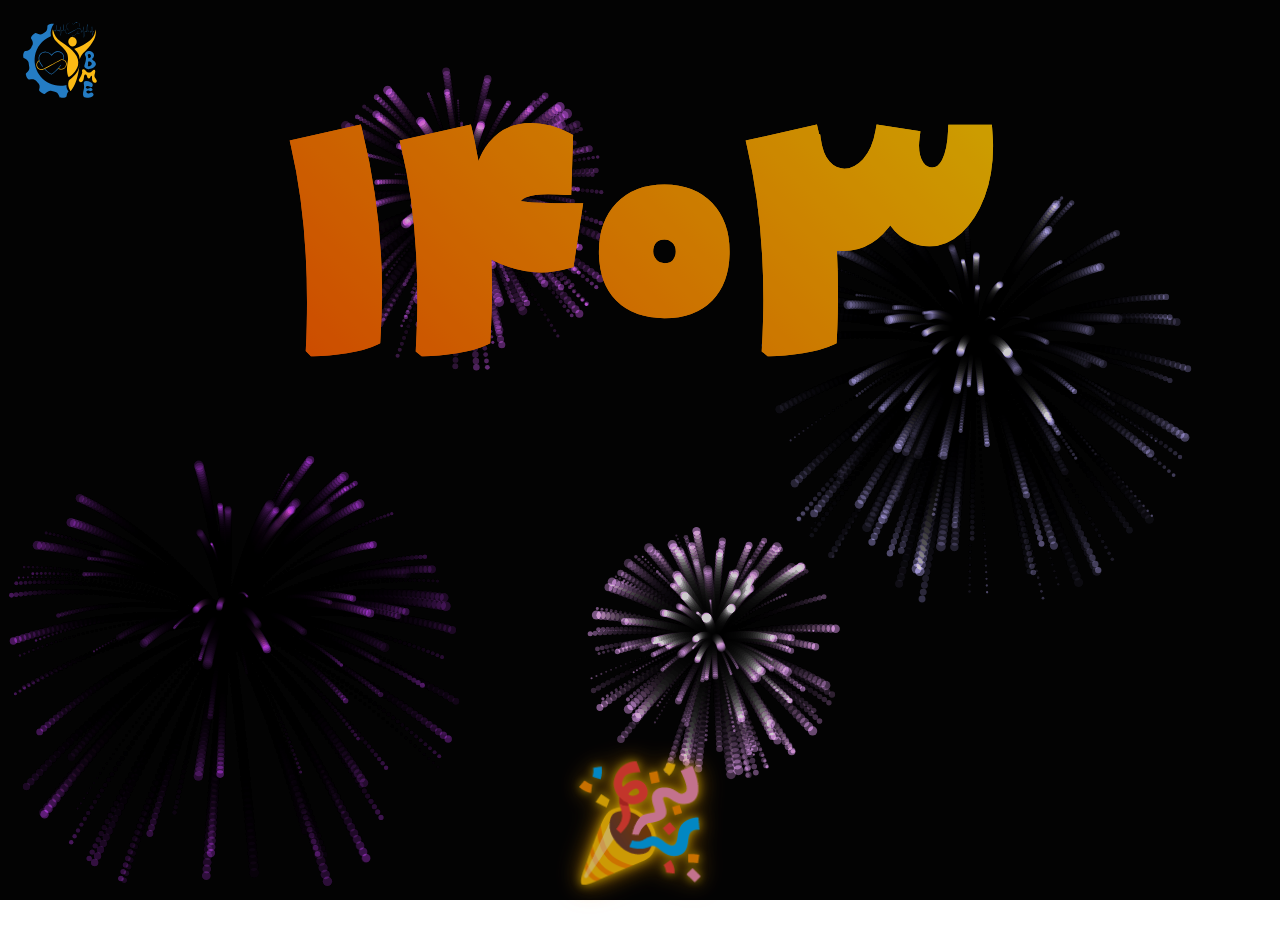
<file: .new-year.html>
<!DOCTYPE html>
<html lang="fa">
<head>
  <meta charset="UTF-8">
  <link rel="shortcut icon" type="image/x-icon" href="images/logo.ico">
  <title>سال نو مبارک</title>
  <link rel="stylesheet" href="new-year/style.css">
  <!-- <link rel="stylesheet" href="new-year/style1.css"> -->
</head>
<body>
  <a class="logo" href="https://aliebrahimian.ir"><img src="images/logo-80x80.svg" alt="ali-ebrahimian-logo"></a>

  <div class="container">
    <canvas id="canvas"></canvas>
    <video src="new-year/media/video3.mp4" muted autoplay></video>
    
    <h2 id="year" class="year"><span>۱۴۰۳</span></h2>
    
    <div id="message" class="msg"> سال نو مبارک</div>
    <span id="message" class="message">🎉</span>
    <!-- <div class="pyro">
       <div class="before"></div>
       <div class="after"></div>
    </div>
    <div id="fireworks-container">
      <div class="firework-effect"></div>
      <div class="firework-effect"></div>
      <div class="firework-effect"></div>
    </div> -->



  </div>

  <script src="new-year/script.js"></script> 
  <script src="new-year/script2.js"></script> 

</body>
</html>
</file>
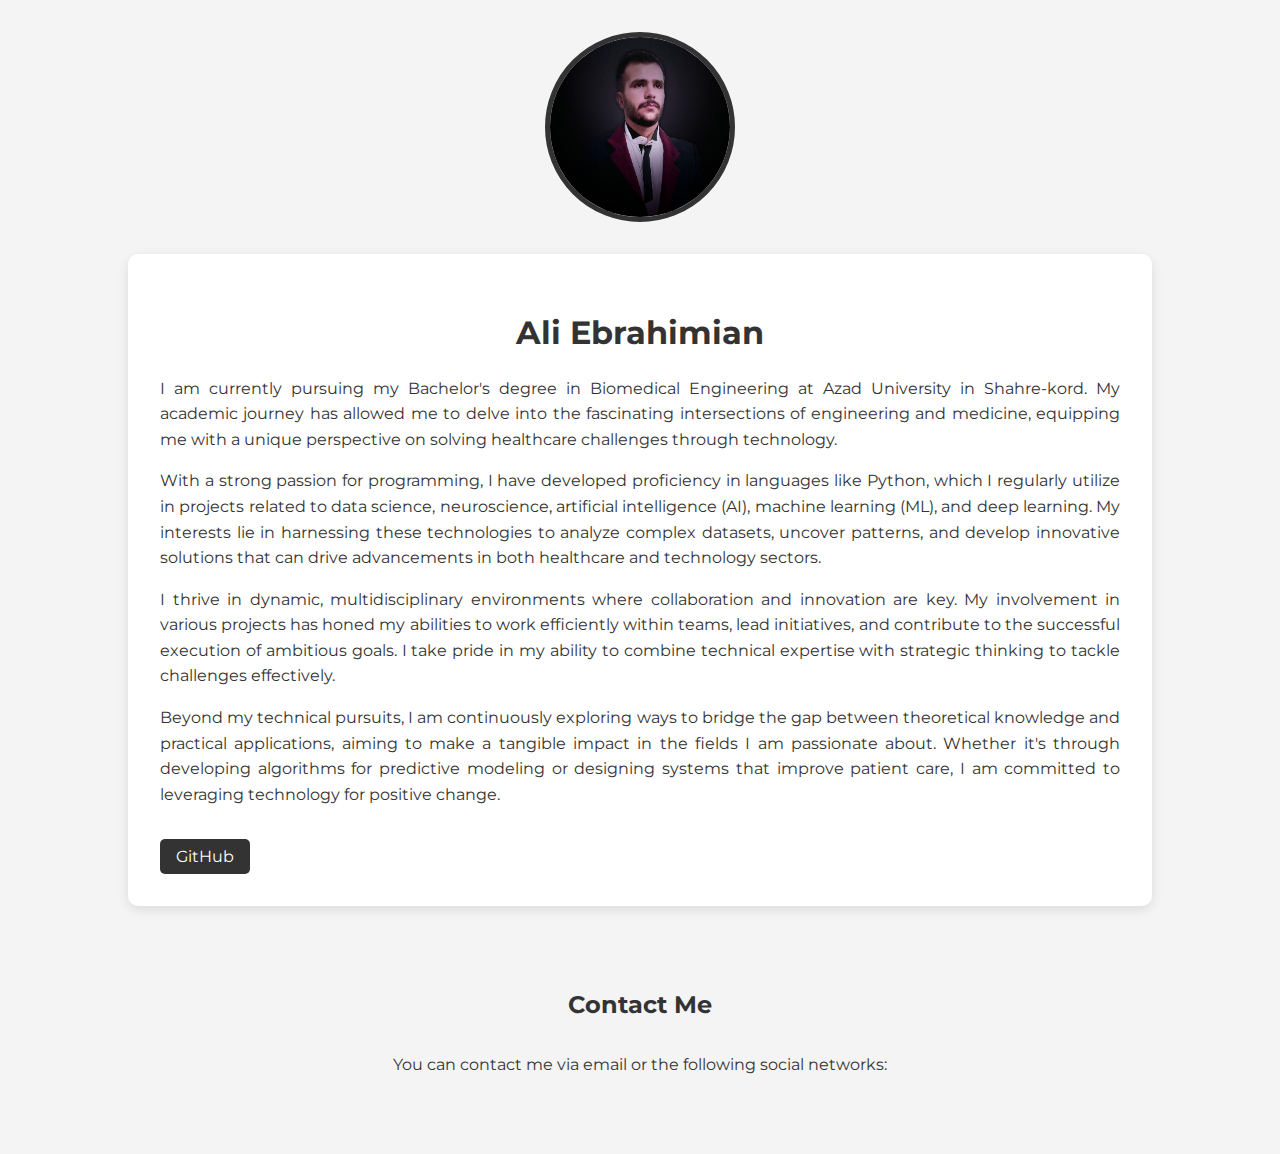
<file: about.html>
<!DOCTYPE html>
<html lang="en">

<head>
    <meta charset="UTF-8">
    <meta name="viewport" content="width=device-width, initial-scale=1.0">
    <meta name="description" content="Ali Ebrahimian personal info">
    <meta name="author" content="Ali Ebrahimian">
    <link rel="icon" href="./Images/logo.svg" type="image/ico">
    <link rel="stylesheet" href="style.css">
    <link rel="preconnect" href="https://fonts.googleapis.com">
    <link href="https://fonts.googleapis.com/css2?family=Montserrat:wght@400;700&display=swap" rel="stylesheet">
    <link rel="stylesheet" href="https://cdnjs.cloudflare.com/ajax/libs/font-awesome/6.6.0/css/all.min.css"
        integrity="sha512-Kc323vGBEqzTmouAECnVceyQqyqdsSiqLQISBL29aUW4U/M7pSPA/gEUZQqv1cwx4OnYxTxve5UMg5GT6L4JJg=="
        crossorigin="anonymous" referrerpolicy="no-referrer" />
    <script src="https://cdnjs.cloudflare.com/ajax/libs/jquery/3.7.1/jquery.min.js"
        integrity="sha512-v2CJ7UaYy4JwqLDIrZUI/4hqeoQieOmAZNXBeQyjo21dadnwR+8ZaIJVT8EE2iyI61OV8e6M8PP2/4hpQINQ/g=="
        crossorigin="anonymous" referrerpolicy="no-referrer"></script>
    <title>About Me - Ali Ebrahimian</title>
    <style>
        body {
            font-family: 'Montserrat', sans-serif;
            margin: 0;
            padding: 0;
            background-color: #f4f4f4;
            color: #333;
        }

        .container-about {
            display: flex;
            flex-direction: column;
            align-items: center;
            max-width: 1200px;
            margin: 0 auto;
            padding: 2rem;
            text-align: center;
        }

        .profile-picture {
            width: 180px;
            height: 180px;
            border-radius: 50%;
            object-fit: cover;
            margin-bottom: 2rem;
            border: 5px solid #333;
        }

        .content-section {
            background-color: white;
            border-radius: 10px;
            padding: 2rem;
            text-align: justify;
            box-shadow: 0px 4px 12px rgba(0, 0, 0, 0.1);
            width: 80%;
        }

        .content-section h2 {
            font-size: 2rem;
            margin-bottom: 1.5rem;
            text-align: center;
        }

        .content-section p {
            font-size: 1rem;
            line-height: 1.6;
            margin-bottom: 1rem;
        }

        .social-link {
            display: inline-block;
            margin-top: 1rem;
            padding: 0.5rem 1rem;
            background-color: #333;
            color: white;
            text-decoration: none;
            border-radius: 5px;
            transition: background-color 0.3s;
        }

        .social-link:hover {
            background-color: #1992d4;
        }

        .contact-list {
            display: flex;
            justify-content: center;
            list-style: none;
            padding: 0;
        }

        .contact-list li {
            margin: 0 1rem;
        }

        .contact-list a {
            color: #333;
            font-size: 1.5rem;
            transition: color 0.3s;
        }

        .contact-list a:hover {
            color: #555;
        }

        @media (max-width: 768px) {
            .content-section {
                width: 100%;
                padding: 1.5rem;
            }
        }
    </style>
</head>

<body>
    <section class="container-about">
        <img src="Images/img_profile.jpg" alt="Profile Picture" class="profile-picture">
        <div class="content-section">
            <h2>Ali Ebrahimian</h2>
            <p>
                I am currently pursuing my Bachelor's degree in Biomedical Engineering at Azad University in Shahre-kord. My academic journey has allowed me to delve into the fascinating intersections of engineering and medicine, equipping me with a unique perspective on solving healthcare challenges through technology.
            </p>
            <p>    
                With a strong passion for programming, I have developed proficiency in languages like Python, which I regularly utilize in projects related to data science, neuroscience, artificial intelligence (AI), machine learning (ML), and deep learning. My interests lie in harnessing these technologies to analyze complex datasets, uncover patterns, and develop innovative solutions that can drive advancements in both healthcare and technology sectors.
            </p>
            <p>
                I thrive in dynamic, multidisciplinary environments where collaboration and innovation are key. My involvement in various projects has honed my abilities to work efficiently within teams, lead initiatives, and contribute to the successful execution of ambitious goals. I take pride in my ability to combine technical expertise with strategic thinking to tackle challenges effectively.
            </p>
            <p>
                Beyond my technical pursuits, I am continuously exploring ways to bridge the gap between theoretical knowledge and practical applications, aiming to make a tangible impact in the fields I am passionate about. Whether it's through developing algorithms for predictive modeling or designing systems that improve patient care, I am committed to leveraging technology for positive change.    
            </p>

</p>
            <a href="https://github.com/alie8096" class="social-link">GitHub</a>
        </div>
    </section>

    <section class="container-about">
        <h2>Contact Me</h2>
        <p>You can contact me via email or the following social networks:</p>
        <ul class="contact-list">
            <li><a href="mailto:ali.ebrahimian.001@gmail.com"><i class="fa-solid fa-envelope"></i></a></li>
            <li><a href="https://github.com/alie8096"><i class="fa-brands fa-github"></i></a></li>
            <li><a href="https://instagram.com/ali.e.8096"><i class="fa-brands fa-instagram"></i></a></li>
            <li><a href="http://t.me/ali_e_8096"><i class="fa-brands fa-telegram"></i></a></li>
        </ul>
    </section>
    <script src="script.js"></script>
</body>

</html>
</file>
<file: new-year/style.css>
@import url('https://fonts.googleapis.com/css2?family=Lalezar&display=swap');

* {
  margin: 0;
  padding: 0;
  box-sizing: border-box;
  font-family: 'Lalezar', sans-serif;
  direction: rtl;
}

body {
  display: flex;
  justify-content: center;
  align-items: center;
  height: 100vh;
  width: 100vw;
  /* background: linear-gradient(135deg, rgba(255, 215, 0, 0.3), rgba(0, 0, 0, 0.8)); */
  /*background-image: url('./media/bg-img2.png'); */
  background-size: cover;
  background-position: center;
  overflow: hidden;
  position: relative; 
}

body::after {
  content: '';
  position: absolute;
  top: 0;
  left: 0;
  right: 0;
  bottom: 0;
  background: rgba(0, 0, 0, 0.2);
  pointer-events: none;
}
.logo {
  position: fixed;
  left: 20px;
  top: 20px;
  width: 80px;
  height: auto;
  z-index: 1000;
}

.container {
  text-align: center;
  position: relative;
}

video {
  position: fixed;
  top: 0;
  left: 0;
  width: 100%;
  height: 100%;
  object-fit: cover;
  z-index: -1;
  pointer-events: none;
  mix-blend-mode: screen;
  opacity: 0;
  animation-delay: 2s;
  animation: fadeIn 3s ease-out 1s forwards;
  /* ویدیو در ابتدا پخش نمی‌شود */
  visibility: hidden;  /* مخفی کردن ویدیو تا وقتی فید شود */
}

@keyframes fadeIn {
  0% {
    opacity: 0;
  }
  100% {
    opacity: 1;
    visibility: visible; /* نمایش ویدیو پس از فید */
  }
}


.year {
  font-size: 24em;
  font-weight: bold;
  color: transparent;
  background: linear-gradient(45deg, #ff4500, #ffd700); /* گرادینت نارنجی طلایی */
  -webkit-background-clip: text;
  background-clip: text;
  opacity: 1;
  transition: opacity 2s ease-in-out;
}

.year span {
  background: linear-gradient(45deg, #ff4500, #ffd700); /* گرادینت نارنجی طلایی */
  -webkit-background-clip: text;
  background-clip: text;
}

/* انیمیشن تغییر سال */
.fade-out {
  opacity: 0;
}

.fade-in {
  opacity: 1;
}

/* پیام تبریک */


.msg {
  font-size: 7em;
  color: transparent;
  background: linear-gradient(45deg, #ffd700, #ffcc00, #ffb300, #ff9f00);

  /*background: linear-gradient(45deg, #ffd700, #ffcc00, #ffb300, #ff9f00); */
  -webkit-background-clip: text;
  background-clip: text;
  opacity: 0;
  transform: scale(0);
  transition: transform 1s ease-out, opacity 1s ease-out;
  text-shadow: 0 0 10px rgba(255, 215, 0, 0.8), 0 0 20px rgba(255, 165, 0, 0.6), 0 0 30px rgba(255, 165, 0, 0.4); /* سایه درخشنده */
}

.message {
  font-size: 7em;
  opacity: 1;
  transform: scale(1);
  transition: transform 1s ease-in, opacity 1s ease-in;
  text-shadow: 0 0 10px rgba(255, 215, 0, 0.8), 0 0 20px rgba(255, 165, 0, 0.6), 0 0 30px rgba(255, 165, 0, 0.4);
  animation: show-emojy 10s ease-in;

}

@keyframes show-emojy {
  0%,
  50% {
    opacity: 0;
  }
  100% {
    opacity: 1;
  }
}




/* نمایش پیام تبریک */
.show-message {
  opacity: 1;
  transform: scale(1);
}


canvas {
  position: fixed;
  top: 0;
  left: 0;
  width: 100%;
  height: 100%;
  pointer-events: none;
  z-index: -1;
}
</file>
<file: style.css>
/* color palette

#0B69A3
#1992D4
#F7C948
#3E4C59
#F5F7FA */

/* ----------------------- */

/* Global Styles */
body {
    font-family: 'Montserrat', sans-serif;
    margin: 0;
    padding: 0;
    background-color: #F5F7FA;
    color: #3E4C59;
    transition: background-color 0.3s, color 0.3s;
}

header {
    background-color: #3E4C59;
    color: #F5F7FA;
    text-align: center;
    box-shadow: 0 4px 6px rgba(0, 0, 0, 0.1);
}



/* Navbar Styles */
.navbar {
    display: flex;
    justify-content: space-between;
    align-items: center;
    padding: 10px 20px;
    background-color: #3E4C59;
}

.logo {
    /* font-size: 1.5em; */
    /* font-weight: bold; */
    background-color: rgba(245, 247, 250, 0.01);
    border-radius: 50%;
}

nav ul {
    list-style: none;
    display: flex;
    align-items: center;
    gap: 20px;
}

nav ul li {
    margin: 0;
}

nav ul li a,
nav ul li button {
    color: #F5F7FA;
    text-decoration: none;
    font-weight: bold;
    padding: 10px 20px;
    border: 2px solid #F5F7FA;
    border-radius: 30px;
    transition: background-color 0.3s, border-color 0.3s;
}

nav ul li a:hover,
nav ul li button:hover {
    background-color: #F5F7FA;
    color: #3E4C59;
    border-color: #3E4C59;
}

/* Hamburger Menu */
.hamburger {
    display: none;
    flex-direction: column;
    cursor: pointer;
    gap: 5px;
}

.hamburger .bar {
    width: 25px;
    height: 3px;
    background-color: #F5F7FA;
    transition: 0.3s;
}

/* Responsive Menu */
@media (max-width: 768px) {
    .hamburger {
        display: flex;
    }

    nav ul {
        display: none;
        flex-direction: column;
        background-color: #3E4C59;
        position: absolute;
        top: 60px;
        right: 0;
        width: 100%;
        text-align: center;
        padding: 10px 0;
        z-index: 1000;
        box-shadow: 0 4px 8px rgba(0, 0, 0, 0.1);
    }

    nav ul.show {
        display: flex;
    }

    nav ul li {
        margin: 10px 0;
    }

    .dark-mode nav ul {
        background-color: #1d1d1d;
    }
}

main {
    padding: 40px;
    text-align: center;
}

/* Hero Section */
.hero {
    display: flex;
    align-items: center;
    justify-content: center;
    padding: 40px;
    border-radius: 20px;
    background: #3E4C59;
    color: #F5F7FA;
    position: relative
}

.profile-container {
    display: flex;
    flex-wrap: wrap;
    align-items: center;
    max-width: 1200px;
    width: 80%;
    margin: 0 auto;
    gap: 20px;
    padding: 20px;
    border-radius: 10px;
    box-shadow: 0 4px 20px rgba(0, 0, 0, 0.3);
    background: #3e4c59a2;
}

.profile-photo {
    width: 350px;
    height: 350px;
    border-radius: 50%;
    object-fit: cover;
    border: 5px solid #F7C948;
    box-shadow: 0 4px 20px rgba(0, 0, 0, 0.5);
}

.intro-text {
    max-width: 600px;
    margin: 10px;
    text-align: left;
}

.intro-text h1 {
    font-size: 2.8em;
    margin-bottom: 10px;
    text-shadow: 2px 2px 4px rgba(0, 0, 0, 0.7);
    color: #ffdfce;
}

.intro-text h3 {
    font-size: 1.8em;
    color: #fcf5c7;
    margin-bottom: 15px;
}

.intro-text p {
    font-size: 1.1em;
    line-height: 1.6;
    margin-bottom: 20px;
    text-align: justify;
}

.social-links {
    margin-bottom: 15px;
}

.social-links a {
    margin-right: 10px;
    color: #F5F7FA;
    font-size: 1.8em;
    transition: color 0.3s;
}


.social-links a:hover {
    color: #F7C948;
}

.btn {
    background-color: #1992d4;
    color: #F5F7FA;
    padding: 12px 25px;
    border: none;
    margin: 5px 0 10px 0;
    border-radius: 30px;
    text-decoration: none;
    font-size: 1.1em;
    transition: background-color 0.3s;
    display: inline-block;
}

.btn:hover {
    background-color: #0B69A3;
}

/* Container for activity topics */
.container-topics {
    display: flex;
    flex-wrap: wrap;
    /* Allow topics to wrap */
    justify-content: center;
    /* Center topics horizontally */
    margin: 20px auto;
    /* Add margin for spacing */
    gap: 20px;
    /* Gap between items */
}

/* Category item */
.category-item {
    position: relative;
    display: flex;
    align-items: center;
    margin: 20px;
    padding: 10px;
    cursor: pointer;
    flex-basis: calc(33.33% - 40px);
    /* Width of items for larger screens */
    justify-content: center;
    /* Center content horizontally */
    box-sizing: border-box;
    /* Include padding in width calculations */
}


/* Active category item */
.category-item.active {
    border-bottom: 2px solid #007BFF;
}

/* Hover effect */
.category-item:hover {
    border-bottom: 2px solid transparent;
}

.category-item:hover::after {
    content: '';
    position: absolute;
    left: 50%;
    bottom: 0;
    width: 100%;
    height: 2px;
    background-color: #007BFF;
    transform: translateX(-50%) scaleX(0);
    transition: transform 0.3s ease;
}

.category-item:hover::after {
    transform: translateX(-50%) scaleX(1);
}

.category-item i {
    margin-right: 10px;
    font-size: 24px;
}

.category-item h4 {
    margin: 0;
    font-size: 18px;
}


.project-section {
    margin: 40px 0;
    border-radius: 20px;
    padding: 20px;
    box-shadow: 0 4px 20px rgba(0, 0, 0, 0.3);
}

.project-section h2 {
    font-size: 2em;
    margin-bottom: 20px;
}

.project-container {
    display: flex;
    justify-content: center;
    align-items: center;
    overflow: hidden;
    width: 100%;
    position: relative;
}

.project {
    display: none;
    width: 100%;
    transition: all 0.5s;
}

.projects {
    display: flex;
    justify-content: center;
    flex-wrap: wrap;
    /* Ensures proper layout on small screens */
    gap: 20px;
}

.project-card {
    background-color: #3E4C59;
    color: #F5F7FA;
    padding: 20px;
    border-radius: 10px;
    width: 100%;
    /* Full width on small screens */
    max-width: 200px;
    /* Limit width on larger screens */
    transition: transform 0.3s;
}

.project-card:hover {
    transform: translateY(-10px);
}

.project-buttons {
    display: flex;
    justify-content: center;
    margin-bottom: 20px;
}

.project-buttons button {
    padding: 10px 20px;
    margin: 0 10px;
    border: none;
    background-color: #F5F7FA;
    cursor: pointer;
    font-size: 16px;
}

.project-buttons button.active {
    background-color: #1992d4;
    color: #F5F7FA;
}

#project-content {
    display: flex;
    flex-wrap: wrap;
    justify-content: center;
    gap: 20px;
}


/* GitHub Stats Section */
.github-stats {
    padding: 20px;
    background: #3E4C59;
    color: #F5F7FA;
    border-radius: 20px;
    text-align: center;
}

.github-stats h2 {
    margin-bottom: 20px;
    font-size: 1.8em;
}

.github-cards {
    display: flex;
    flex-wrap: wrap;
    gap: 20px;
    justify-content: center;
    align-items: stretch;
}

.github-cards img {
    border-radius: 10px;
    object-fit: cover;
    max-width: 100%;
    box-sizing: border-box;
}

.github-cards img:first-child {
    flex: 2;
    height: 300px;
}


.github-cards img:nth-child(2) {
    flex: 1;
    height: 300px;
}

.github-cards img:last-child {
    flex: 1 1 100%;
    height: auto;
}

/* Responsive adjustments */
@media (max-width: 768px) {
    .github-cards {
        flex-direction: column;
        align-items: center;
    }

    .github-cards img {
        flex: 1 1 100%;
        height: auto;
    }
}

footer {
    background-color: #3E4C59;
    color: #F7C948;
    font-weight: bold;
    text-align: center;
    padding: 20px 0;
    margin-top: 40px;
    width: 100%;
    bottom: 0;
    box-shadow: 0 -4px 6px rgba(0, 0, 0, 0.1);
}


.dark-mode-btn {
    background-color: rgba(255, 255, 255, 0.8);
    border: none;
    width: 40px;
    height: 40px;
    border-radius: 50%;
    cursor: pointer;
    display: flex;
    align-items: center;
    justify-content: center;
    transition: background-color 0.3s ease, color 0.3s ease;
    backdrop-filter: blur(10px);
    -webkit-backdrop-filter: blur(10px);
    border: 1px solid rgba(255, 255, 255, 0.1);
}



.dark-mode-btn i {
    color: #3E4C59;
    font-size: 1.2em;
    transition: color 0.3s ease;
}


.dark-mode-btn.active {
    background-color: #1d1d1d;
}

.dark-mode-btn.active i {
    color: #ffc92d;
}


.dark-mode {
    background-color: #181818;
    color: #f0f0f0;
}

.dark-mode .navbar,
.dark-mode footer {
    background-color: #1d1d1d;
}

.dark-mode .hero,
.dark-mode .profile-container,
.dark-mode .github-stats,
.dark-mode .project-card {
    background-color: #333;
}

.dark-mode .logo {
    background-color: transparent;
}

@keyframes fadeIn {
    from {
        opacity: 0;
    }

    to {
        opacity: 1;
    }
}

/* Responsive Layout */
@media (max-width: 1024px) {
    main {
        padding: 20px;
    }

    .hero {
        flex-direction: column;
        padding: 50px 20px;
    }

    .profile-photo {
        width: 140px;
        height: 140px;
    }

    .intro-text h1 {
        font-size: 2em;
    }

    .intro-text h3 {
        font-size: 1.7em;
    }

    .intro-text p {
        font-size: 1em;
    }

    .project-card {
        max-width: 150px;
    }
}

@media (max-width: 768px) {


    nav ul {
        flex-direction: column;
    }

    .profile-photo {
        width: 120px;
        height: 120px;
    }

    .category-item {
        flex-basis: calc(50% - 40px);
        /* Two items per row */
    }

    .intro-text h1 {
        font-size: 1.7em;
    }

    .intro-text h3 {
        font-size: 1.5em;
    }

    .intro-text p {
        font-size: 0.9em;
    }

    .btn {
        padding: 8px 20px;
    }

    .github-stats img {
        width: 100%;
    }

    footer {
        position: static;
        padding: 10px 0;
    }
}

@media (max-width: 480px) {
    nav ul {
        flex-direction: column;
        align-items: center;
    }

    .profile-photo {
        width: 100px;
        height: 100px;
    }

    .category-item {
        flex-basis: 100%;
        /* One item per row */
    }

    .intro-text h1 {
        font-size: 1.5em;
    }

    .intro-text h3 {
        font-size: 1.3em;
    }

    .intro-text p {
        font-size: 0.8em;
    }

    .social-links a {
        font-size: 1.2em;
    }

    .project-card {
        max-width: 100px;
    }

    .btn {
        padding: 5px 15px;
    }
}
</file>
